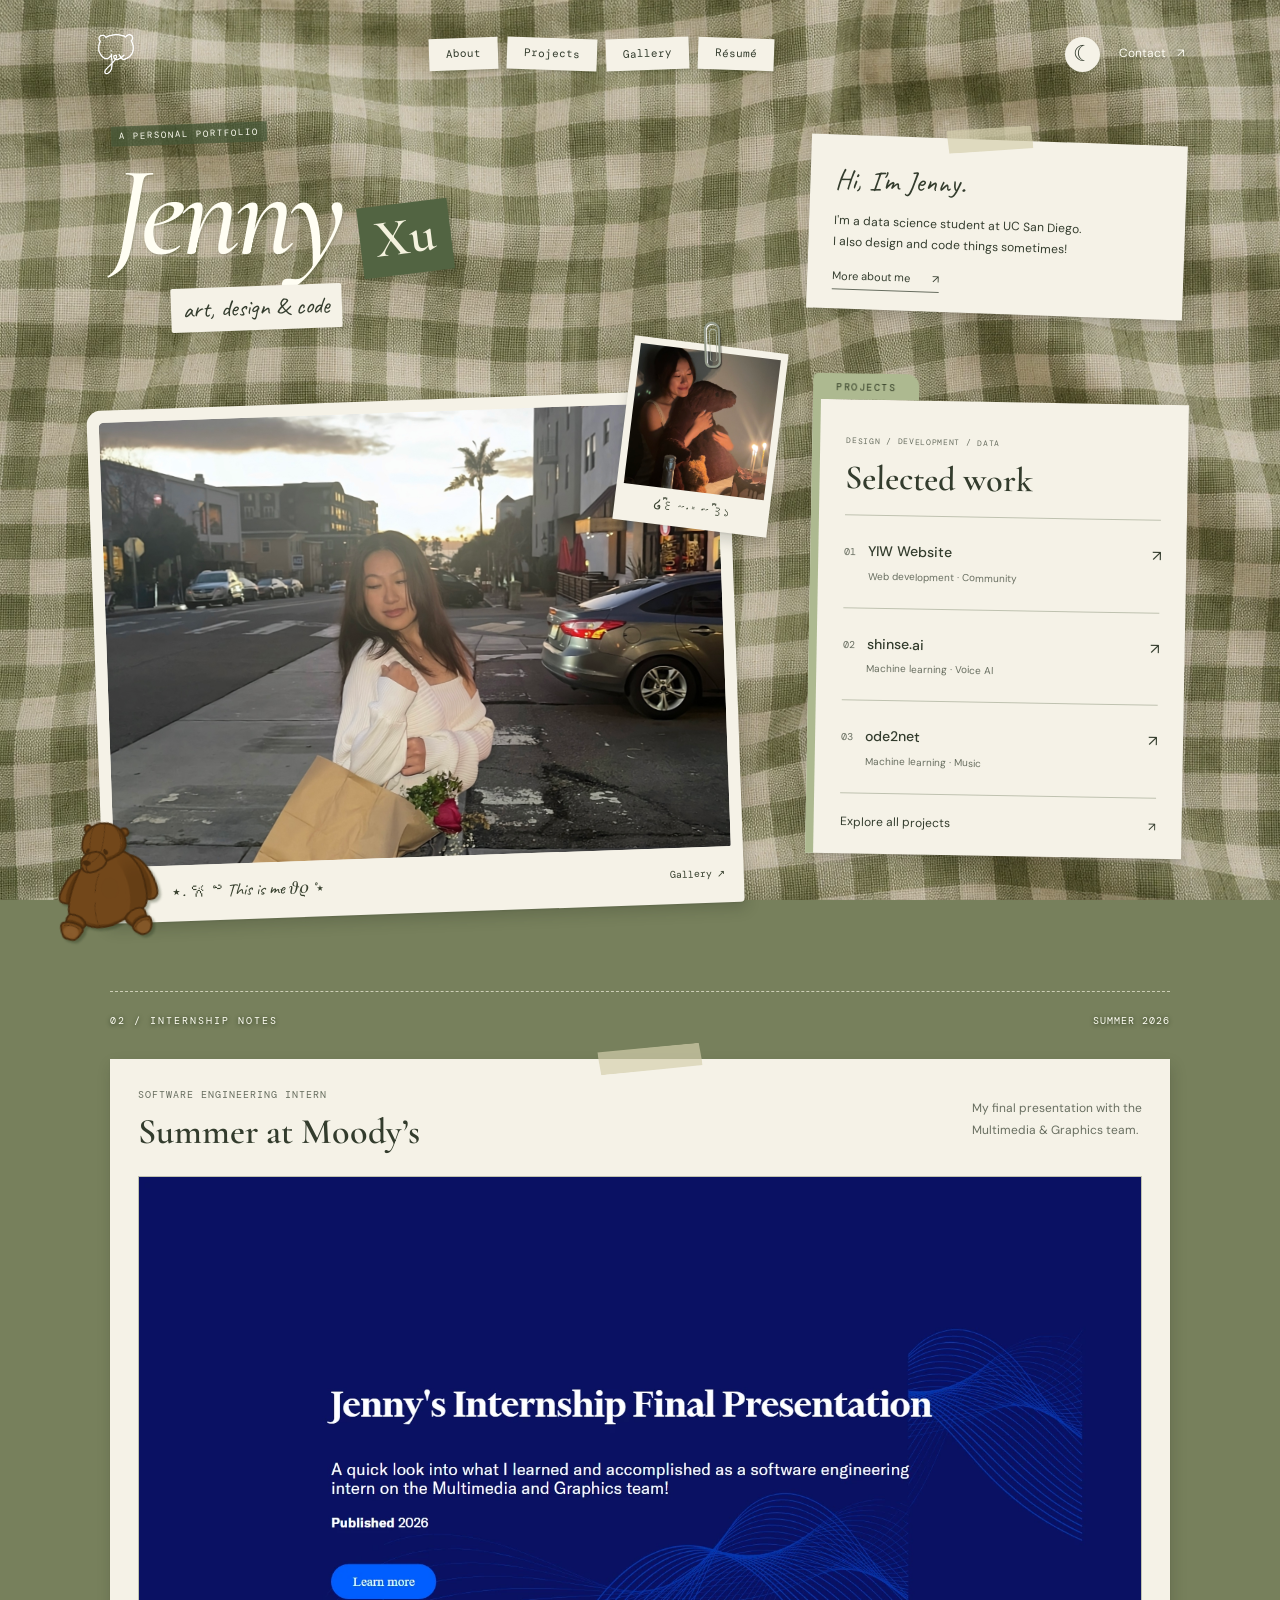
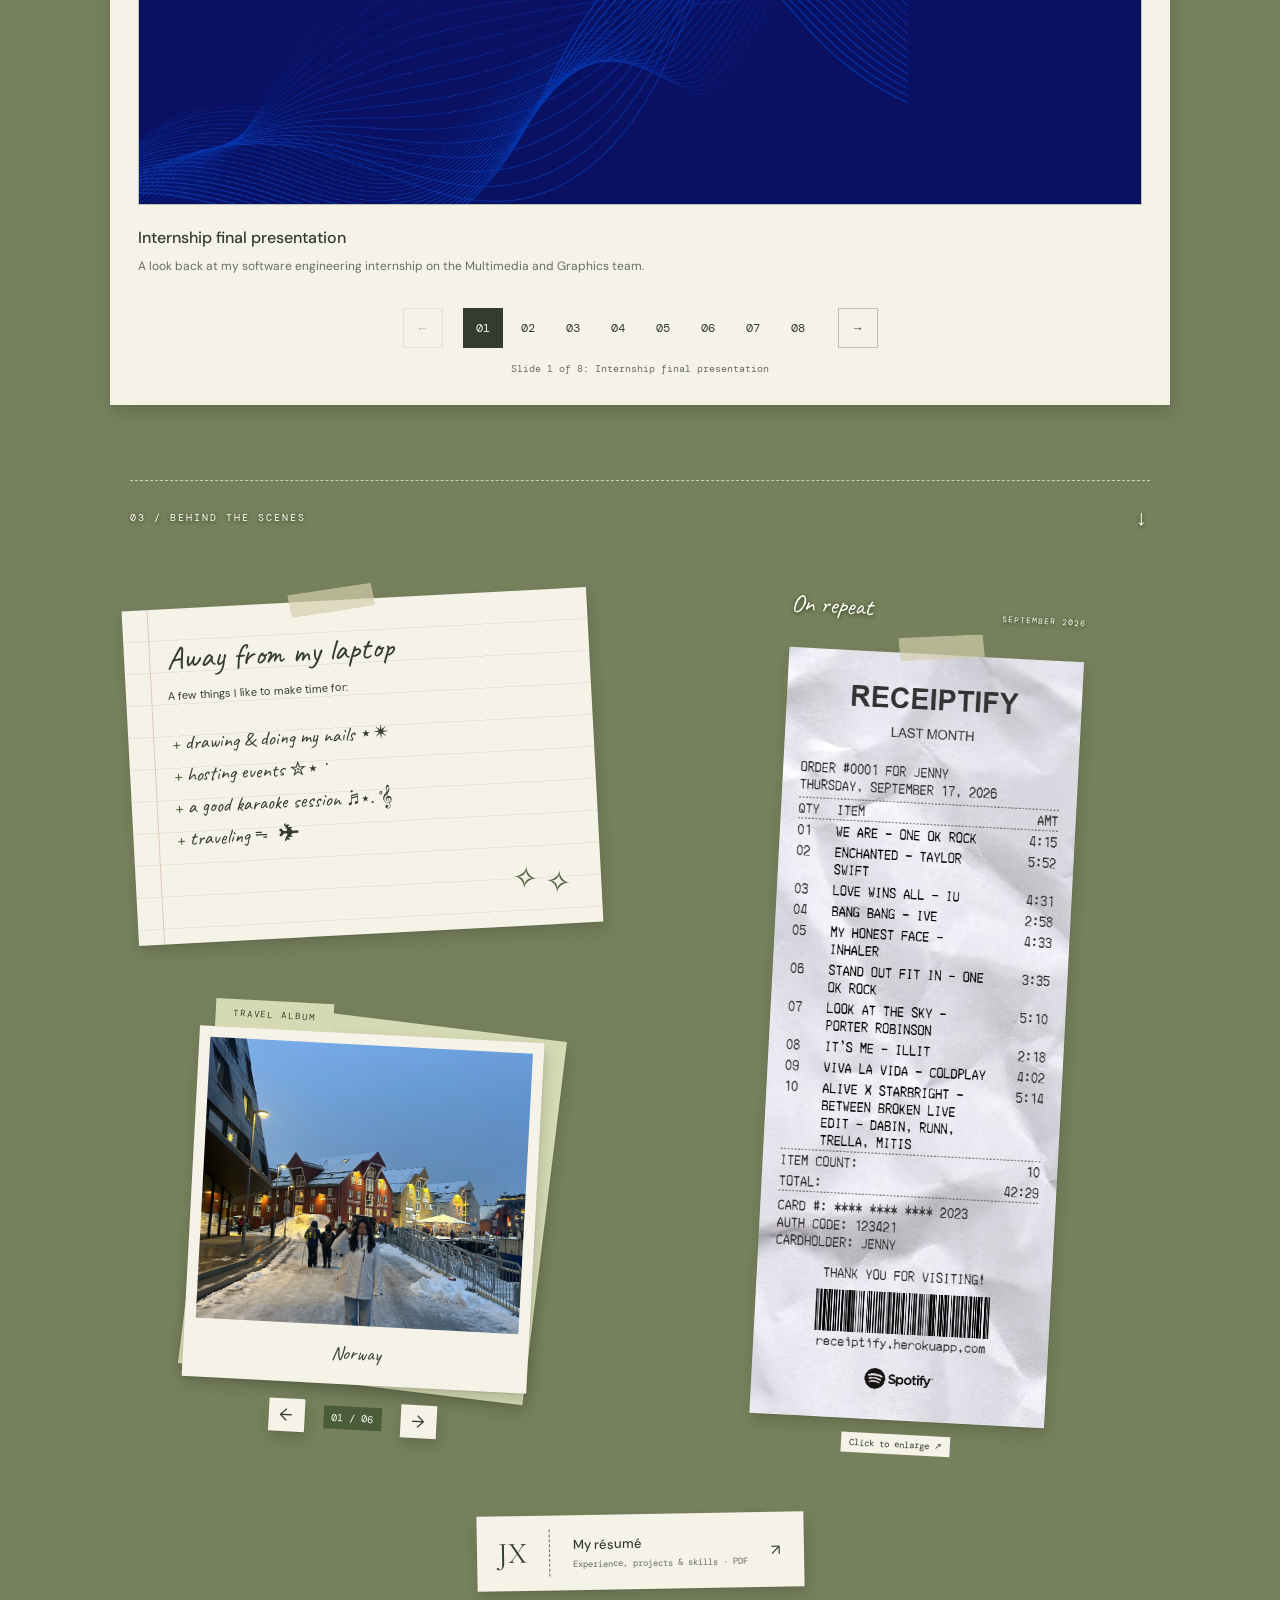
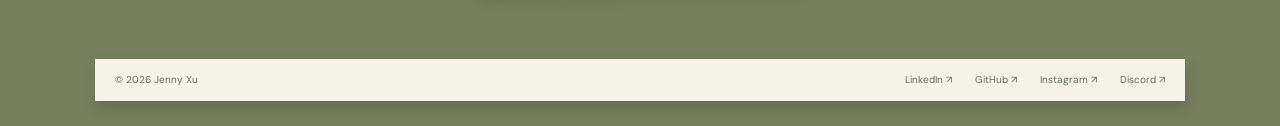
<file: index.html>
<!DOCTYPE html>
<html lang="en">
<head>
  <meta charset="UTF-8" />
  <meta name="viewport" content="width=device-width, initial-scale=1.0" />
  <meta name="description" content="Jenny Xu's digital scrapbook: a collection of design, development, data science, and everyday moments." />
  <meta name="theme-color" content="#737b51" />
  <title>Jenny Xu &mdash; A digital scrapbook</title>

  <!-- Typography -->
  <link rel="preconnect" href="https://fonts.googleapis.com" />
  <link rel="preconnect" href="https://fonts.gstatic.com" crossorigin />
  <link href="https://fonts.googleapis.com/css2?family=DM+Sans:wght@400;500;600;700&family=Cormorant+Garamond:ital,wght@0,600;1,500&family=DM+Mono:wght@400;500&family=Caveat:wght@400;500&display=swap" rel="stylesheet" />

  <!-- Styles & Scripts -->
  <link rel="stylesheet" href="styles.css?v=7e1c5e5608" />
  <script src="moodys-intern-slides/slides.js" defer></script>
  <script src="script.js" defer></script>
</head>
<body>
  <a class="skip-link" href="#main">Skip to content</a>

  <!-- Header / Navigation -->
  <header class="site-header">
    <a class="wordmark" href="./" aria-label="Jenny Xu home"><img src="imgs/logo.png" alt="" width="42" height="42" /></a>
    <nav aria-label="Main navigation">
      <button data-window-id="about">About</button>
      <button data-window-id="projects">Projects</button>
      <button data-window-id="gallery">Gallery</button>
      <button data-window-id="resume">R&eacute;sum&eacute;</button>
    </nav>
    <div class="header-actions">
      <button id="theme-toggle" class="theme-toggle" aria-label="Switch to dark mode" aria-pressed="false">
        <span aria-hidden="true">&#9790;</span>
      </button>
      <a class="contact-link" href="mailto:jennyxu2012@gmail.com">
        Contact <span aria-hidden="true">&#8599;</span>
      </a>
    </div>
  </header>

  <main id="main" class="scrapbook-page">
    <!-- Chapter 1: Scrapbook Overview -->
    <section class="scrapbook" aria-label="Jenny's scrapbook portfolio">
      <div class="page-title">
        <span class="folio">A PERSONAL PORTFOLIO</span>
        <h1>
          <span class="name-script">Jenny</span>
          <span class="name-cutout">Xu</span>
        </h1>
        <p class="title-caption">art, design &amp; code</p>
      </div>

      <article class="intro-note">
        <span class="tape" aria-hidden="true"></span>
        <h2>Hi, I'm Jenny.</h2>
        <p>I'm a data science student at UC San Diego.<br />I also design and code things sometimes!</p>
        <button class="primary-button" data-window-id="about">
          More about me <span aria-hidden="true">&#8599;</span>
        </button>
      </article>

      <div class="photo-composition">
        <button class="garden-print" data-window-id="gallery" aria-label="Open my photo gallery">
          <img src="imgs/gallery/galentines.jpg" alt="Jenny holding flowers on Galentine?s Day" fetchpriority="high" />
          <span class="print-caption">
            <span class="handwritten">⋆. 𐙚˚࿔ This is me 𝜗𝜚˚⋆</span>
            <span>Gallery &#8599;</span>
          </span>
        </button>
        <figure class="portrait-print">
          <span class="paperclip" aria-hidden="true"></span>
          <img src="imgs/gallery/21-birthday.jpeg" alt="Jenny celebrating her 21st birthday" />
          <figcaption class="handwritten">໒꒰ྀི ˶• ༝ •˶ ꒱ྀི১</figcaption>
        </figure>
        <button class="skoggy-cutout" id="skoggy-button" aria-label="Say hi to Skoggy">
          <img src="imgs/skoggy.png" alt="Skoggy, my teddy bear drawing" />
        </button>
        <span class="photo-tab" aria-hidden="true">PHOTOS</span>
      </div>

      <article class="project-index" aria-labelledby="selected-work-title">
        <span class="folder-tab">PROJECTS</span>
        <div class="index-heading">
          <span class="eyebrow">DESIGN / DEVELOPMENT / DATA</span>
          <h2 id="selected-work-title">Selected work</h2>
        </div>
        <div class="work-list">
          <button data-window-id="projects" data-project="YIW Website">
            <span class="project-number">01</span>
            <span>
              <strong>YIW Website</strong>
              <small>Web development &middot; Community</small>
            </span>
            <span class="row-arrow" aria-hidden="true">&#8599;</span>
          </button>
          <button data-window-id="projects" data-project="Shinse.AI">
            <span class="project-number">02</span>
            <span>
              <strong>shinse.ai</strong>
              <small>Machine learning &middot; Voice AI</small>
            </span>
            <span class="row-arrow" aria-hidden="true">&#8599;</span>
          </button>
          <button data-window-id="projects" data-project="ode2net">
            <span class="project-number">03</span>
            <span>
              <strong>ode2net</strong>
              <small>Machine learning &middot; Music</small>
            </span>
            <span class="row-arrow" aria-hidden="true">&#8599;</span>
          </button>
        </div>
        <button class="index-link" data-window-id="projects">
          <span>Explore all projects</span>
          <span aria-hidden="true">&#8599;</span>
        </button>
      </article>
    </section>

    <!-- Chapter 2: Moody's Internship Slides -->
    <section class="internship-feature" id="internship" aria-labelledby="internship-title" aria-roledescription="carousel">
      <div class="chapter-label">
        <span>02 / INTERNSHIP NOTES</span>
        <span>SUMMER 2026</span>
      </div>
      <div class="presentation-sheet">
        <span class="tape" aria-hidden="true"></span>
        <div class="presentation-heading">
          <div>
            <p class="eyebrow">SOFTWARE ENGINEERING INTERN</p>
            <h2 id="internship-title">Summer at Moody&rsquo;s</h2>
          </div>
          <p>My final presentation with the<br />Multimedia &amp; Graphics team.</p>
        </div>
        <div class="slide-preview" id="slide-preview" tabindex="0" role="group" aria-label="Presentation slides. Use arrow keys to navigate.">
          <img id="slide-image" src="imgs/moodys/slide-01.webp" width="1440" height="900" alt="Internship final presentation" />
          <a id="flipbook-link" class="flipbook-link" href="https://www.moodys.com/web/en/us/insights/data-stories/corporate-defaults-edged-down-in-first-half-of-2026-from-year-earlier-period.html" target="_blank" rel="noopener noreferrer" hidden>View the flipbook &#8599;</a>
        </div>
        <div class="slide-caption">
          <h3 id="slide-title">Internship final presentation</h3>
          <p id="slide-summary">A look back at my software engineering internship on the Multimedia and Graphics team.</p>
        </div>
        <div class="slide-controls">
          <button data-slide-step="-1" aria-label="Previous slide" disabled>&#8592;</button>
          <div class="slide-pagination" id="slide-pagination" role="group" aria-label="Choose a slide"></div>
          <button data-slide-step="1" aria-label="Next slide">&#8594;</button>
        </div>
        <p class="slide-position" id="slide-position" role="status" aria-live="polite" aria-atomic="true">Slide 1 of 8</p>
      </div>
    </section>

    <!-- Chapter 3: Off The Clock -->
    <section class="off-clock" aria-labelledby="off-clock-title">
      <div class="chapter-label">
        <span>03 / BEHIND THE SCENES</span>
        <span aria-hidden="true">&#8595;</span>
      </div>
      <figure class="music-receipt">
        <span class="tape" aria-hidden="true"></span>
        <figcaption>
          <span class="handwritten">On repeat</span>
          <span>SEPTEMBER 2026</span>
        </figcaption>
        <button class="receipt-photo" data-photo-src="imgs/receiptify-sep-2026.png" aria-label="Enlarge my September 2026 Receiptify">
          <img src="imgs/receiptify-sep-2026.png" alt="Jenny's September 2026 Receiptify: ten most-played tracks, including We Are by ONE OK ROCK, Enchanted by Taylor Swift, and Love Wins All by IU." loading="lazy" />
        </button>
        <button type="button" class="receipt-hint" data-photo-src="imgs/receiptify-sep-2026.png" aria-label="Enlarge my September 2026 Receiptify">Click to enlarge &#8599;</button>
      </figure>

      <article class="interests-note">
        <span class="tape" aria-hidden="true"></span>
        <h2 id="off-clock-title">Away from my laptop</h2>
        <p>A few things I like to make time for:</p>
        <ul class="handwritten">
          <li>drawing &amp; doing my nails ⋆✴︎</li>
          <li>hosting events ✮⋆˙</li>
          <li>a good karaoke session ݁♬⋆.˚𝄞</li>
          <li>traveling ᯓ ✈︎</li>
        </ul>
        <div class="note-signoff">
          <span class="pencil-stars" aria-hidden="true">&#10023; &#10023;</span>
        </div>
      </article>

      <div class="pocket-album">
        <span class="album-tab">TRAVEL ALBUM</span>
        <button class="album-photo" id="album-photo" aria-label="Enlarge photo: Norway">
          <img id="album-image" src="imgs/gallery/norway.jpg" alt="A snowy street in Norway" loading="lazy" />
          <span id="album-caption" class="handwritten">Norway</span>
        </button>
        <div class="album-controls">
          <button id="album-prev" aria-label="Previous album photo">&#8592;</button>
          <span id="album-position" aria-live="polite">01 / 06</span>
          <button id="album-next" aria-label="Next album photo">&#8594;</button>
        </div>
      </div>

      <a class="resume-ticket" href="docs/jenny-xu-resume.pdf?v=863902aaf3" target="_blank" rel="noopener noreferrer">
        <span class="ticket-mark" aria-hidden="true">JX</span>
        <span>
          <strong>My r&eacute;sum&eacute;</strong>
          <small>Experience, projects &amp; skills &middot; PDF</small>
        </span>
        <span aria-hidden="true">&#8599;</span>
      </a>
    </section>
  </main>

  <!-- Modal Dialog Templates -->
  <div id="window-templates" style="display: none;">
    <!-- About Window -->
    <div id="about-content">
      <article class="about-page">
        <div class="about-spread">
          <div class="about-story">
            <p class="eyebrow">NEW JERSEY / SAN DIEGO</p>
            <h2>Hi, I'm Jenny.</h2>
            <p>I'm studying data science at UC San Diego, with a minor in economics. Despite going to school in California, I grew up in Warren, New Jersey.</p>
            <p>I doodle, design, and build things for fun. My projects bring together visual design, code, and data from small web apps to machine learning and interactive charts.</p>
            <dl class="about-details">
              <div><dt>Studying</dt><dd>Data science + economics</dd></div>
            </dl>
          </div>
        </div>
        <section class="about-practice" aria-label="What I work on">
          <p class="eyebrow">WHAT I WORK ON</p>
          <div class="about-practice-row"><span aria-hidden="true">01</span><h3>Design</h3><p>Layouts, interfaces, and the small visual details that make a page feel personal.</p></div>
          <div class="about-practice-row"><span aria-hidden="true">02</span><h3>Development</h3><p>Turning ideas into websites and apps, and figuring out how the pieces fit together.</p></div>
          <div class="about-practice-row"><span aria-hidden="true">03</span><h3>Data</h3><p>Exploring patterns with machine learning and making information easier to read through visualization.</p></div>
        </section>
        <aside class="about-margin-note">
          <h3 class="handwritten">Fun fact</h3>
          <p>I enjoy hosting fun events for my online gaming community! I love creating experiences that my friends all enjoy and managing a small team to produce these events happen :)</p>
        </aside>
      </article>
    </div>

    <!-- Gallery Window -->
    <div id="gallery-content">
      <h2>Gallery</h2>
      <div class="gallery-grid"></div>
    </div>

    <!-- Projects Window -->
    <div id="projects-content">
      <div class="projects-list">
        <h2>Projects</h2>

        <div class="project-entry fade-in-element">
          <div class="project-visual" aria-hidden="true"></div>
          <div class="project-details">
            <div class="entry-header">
              <h4>YIW Website (WIP)</h4>
              <span>September 2026 - Present</span>
            </div>
            <p>A fun website created for my Discord server to showcase our events and document our community's memories.</p>
            <div class="project-links">
              <a href="https://yiw-website-production.up.railway.app/" target="_blank" rel="noopener noreferrer">View Project</a>
              <a href="https://github.com/jex004/yiw-website" target="_blank" rel="noopener noreferrer">View on GitHub</a>
            </div>
            <div class="project-badges">
              <span class="badge">Python</span>
              <span class="badge">JavaScript</span>
              <span class="badge">HTML</span>
              <span class="badge">CSS</span>
              <span class="badge">Svelte</span>
              <span class="badge">Docker</span>
              <span class="badge">PostgreSQL</span>
              <span class="badge">FastAPI</span>
            </div>
          </div>
        </div>
        <hr class="project-separator" />

        <div class="project-entry fade-in-element">
          <div class="project-visual" aria-hidden="true"></div>
          <div class="project-details">
            <div class="entry-header">
              <h4>Game Library (WIP)</h4>
              <span>July 2025 - Present</span>
            </div>
            <p>An online gameroom hosting website that supports a small library of games.</p>
            <div class="project-links">
              <a href="https://game-library-orcin-six.vercel.app/" target="_blank" rel="noopener noreferrer">View Project</a>
              <a href="https://github.com/jex004/game-library" target="_blank" rel="noopener noreferrer">View on GitHub</a>
            </div>
            <div class="project-badges">
              <span class="badge">JavaScript</span>
              <span class="badge">CSS</span>
              <span class="badge">Next.js</span>
              <span class="badge">Firebase</span>
              <span class="badge">Vercel</span>
            </div>
          </div>
        </div>
        <hr class="project-separator" />

        <div class="project-entry fade-in-element">
          <div class="project-visual" aria-hidden="true"></div>
          <div class="project-details">
            <div class="entry-header">
              <h4>My Portfolio (WIP)</h4>
              <span>June 2025 - Present</span>
            </div>
            <p>My own personal portfolio website!</p>
            <div class="project-links">
              <a href="https://github.com/jex004/my-portfolio" target="_blank" rel="noopener noreferrer">View on GitHub</a>
            </div>
            <div class="project-badges">
              <span class="badge">HTML</span>
              <span class="badge">CSS</span>
              <span class="badge">JavaScript</span>
            </div>
          </div>
        </div>
        <hr class="project-separator" />

        <div class="project-entry fade-in-element">
          <div class="project-visual" aria-hidden="true"></div>
          <div class="project-details">
            <div class="entry-header">
              <h4>Smart Ticket Classifier</h4>
              <span>June 2025</span>
            </div>
            <p>A simple app that classifies IT tickets into different categories to help support team members identify how to help customers faster. A basic starter demo for my RTS internship.</p>
            <div class="project-links">
              <a href="https://github.com/jex004/ticket-classifier" target="_blank" rel="noopener noreferrer">View on Github</a>
            </div>
            <div class="project-badges">
              <span class="badge">Python</span>
              <span class="badge">NLP</span>
              <span class="badge">spaCy</span>
              <span class="badge">NLTK</span>
              <span class="badge">Streamlit</span>
            </div>
          </div>
        </div>
        <hr class="project-separator" />

        <div class="project-entry fade-in-element">
          <div class="project-visual" aria-hidden="true"></div>
          <div class="project-details">
            <div class="entry-header">
              <h4>Shinse.AI</h4>
              <span>June 2025</span>
            </div>
            <p>A team project exploring synthetic audio for training voice cloning models, addressing data scarcity and privacy concerns in speech AI.</p>
            <div class="project-links">
              <a href="https://shinseai.pages.dev/" target="_blank" rel="noopener noreferrer">View Project</a>
              <a href="https://github.com/COGS108/Group156-SP25" target="_blank" rel="noopener noreferrer">View on Github</a>
            </div>
            <div class="project-badges">
              <span class="badge">Python</span>
              <span class="badge">Machine Learning</span>
              <span class="badge">RVC</span>
              <span class="badge">Google Colab</span>
            </div>
          </div>
        </div>
        <hr class="project-separator" />

        <div class="project-entry fade-in-element">
          <div class="project-visual" aria-hidden="true"></div>
          <div class="project-details">
            <div class="entry-header">
              <h4>ode2net</h4>
              <span>May 2025</span>
            </div>
            <p>Co-developed a deep learning pipeline to generate expressive, emotion-conditioned MIDI music from full-text novel chapters.</p>
            <div class="project-links">
              <a href="https://github.com/DevKlim/ode2net" target="_blank" rel="noopener noreferrer">View on GitHub</a>
            </div>
            <div class="project-badges">
              <span class="badge">Python</span>
              <span class="badge">Deep Learning</span>
              <span class="badge">NLP</span>
              <span class="badge">MIDI</span>
            </div>
          </div>
        </div>
        <hr class="project-separator" />

        <div class="project-entry fade-in-element">
          <div class="project-visual" aria-hidden="true"></div>
          <div class="project-details">
            <div class="entry-header">
              <h4>beefai</h4>
              <span>May 2025</span>
            </div>
            <p>Helped develop a system where an AI can generate and perform rap verses in real-time for an AI Rap Battle Website.</p>
            <div class="project-links">
              <a href="https://github.com/DevKlim/beefai" target="_blank" rel="noopener noreferrer">View on GitHub</a>
            </div>
            <div class="project-badges">
              <span class="badge">Python</span>
              <span class="badge">PyTorch</span>
              <span class="badge">Deep Learning</span>
              <span class="badge">NLP</span>
            </div>
          </div>
        </div>
        <hr class="project-separator" />

        <div class="project-entry fade-in-element">
          <div class="project-visual" aria-hidden="true"></div>
          <div class="project-details">
            <div class="entry-header">
              <h4>Treadmill Fitness Visualization</h4>
              <span>March 2025</span>
            </div>
            <p>An interactive simulation platform modeling endurance performance across different age and gender groups. Created with a co-developer.</p>
            <div class="project-links">
              <a href="https://seashello.github.io/dsc106-final-project" target="_blank" rel="noopener noreferrer">View Project</a>
              <a href="https://github.com/seashello/dsc106-final-project" target="_blank" rel="noopener noreferrer">View on GitHub</a>
            </div>
            <div class="project-badges">
              <span class="badge">JavaScript</span>
              <span class="badge">HTML</span>
              <span class="badge">CSS</span>
              <span class="badge">Asesprite</span>
            </div>
          </div>
        </div>
        <hr class="project-separator" />

        <div class="project-entry fade-in-element">
          <div class="project-visual" aria-hidden="true"></div>
          <div class="project-details">
            <div class="entry-header">
              <h4>Bikewatching</h4>
              <span>February 2025</span>
            </div>
            <p>An interactive site displaying a map of the bikeshare system in the Boston/Cambridge area.</p>
            <div class="project-links">
              <a href="https://jex004.github.io/bikewatching/" target="_blank" rel="noopener noreferrer">View Project</a>
              <a href="https://github.com/jex004/bikewatching" target="_blank" rel="noopener noreferrer">View on GitHub</a>
            </div>
            <div class="project-badges">
              <span class="badge">JavaScript</span>
              <span class="badge">HTML</span>
              <span class="badge">CSS</span>
            </div>
          </div>
        </div>
        <hr class="project-separator" />

        <div class="project-entry fade-in-element">
          <div class="project-visual" aria-hidden="true"></div>
          <div class="project-details">
            <div class="entry-header">
              <h4>Exam Stress Visualization</h4>
              <span>February 2025</span>
            </div>
            <p>Collaborated in a team of four to design an interactive data visualization that enables the comparison of students' stress levels across different exams.</p>
            <div class="project-links">
              <a href="https://clairelee-ucsd.github.io/dsc106-project3/" target="_blank" rel="noopener noreferrer">View Project</a>
              <a href="https://github.com/clairelee-ucsd/dsc106-project3" target="_blank" rel="noopener noreferrer">View on GitHub</a>
            </div>
            <div class="project-badges">
              <span class="badge">Python</span>
              <span class="badge">HTML</span>
              <span class="badge">CSS</span>
              <span class="badge">JavaScript</span>
            </div>
          </div>
        </div>
        <hr class="project-separator" />

        <div class="project-entry fade-in-element">
          <div class="project-visual" aria-hidden="true"></div>
          <div class="project-details">
            <div class="entry-header">
              <h4>Recipe Complexity Report</h4>
              <span>November 2024</span>
            </div>
            <p>An analysis of the impact of recipe complexity on popularity, using data from food.com. I explored the dataset, handled missing data, and used feature engineering.</p>
            <div class="project-links">
              <a href="https://jex004.github.io/Recipe-Complexity-Report/" target="_blank" rel="noopener noreferrer">View Project</a>
              <a href="https://github.com/jex004/Recipe-Complexity-Report" target="_blank" rel="noopener noreferrer">View on Github</a>
            </div>
            <div class="project-badges">
              <span class="badge">Python</span>
            </div>
          </div>
        </div>
        <hr class="project-separator" />

        <div class="project-entry fade-in-element">
          <div class="project-visual" aria-hidden="true"></div>
          <div class="project-details">
            <div class="entry-header">
              <h4>Simple Movie Search Engine</h4>
              <span>May 2024</span>
            </div>
            <p>Created a simple movie search engine using a BST for the DSC30 class at UCSD.</p>
            <div class="project-links">
              <a href="https://github.com/jex004/simple-movie-search-engine" target="_blank" rel="noopener noreferrer">View on GitHub</a>
            </div>
            <div class="project-badges">
              <span class="badge">Python</span>
              <span class="badge">Data Structures</span>
            </div>
          </div>
        </div>
        <hr class="project-separator" />

        <div class="project-entry fade-in-element">
          <div class="project-visual" aria-hidden="true"></div>
          <div class="project-details">
            <div class="entry-header">
              <h4>Loan Applications Project</h4>
              <span>March 2024</span>
            </div>
            <p>Analyzed a dataset of loan applicant data to assess eligibility based on factors such as debt-to-income ratio, FICO scores, and home ownership.</p>
            <div class="project-badges">
              <span class="badge">Python</span>
            </div>
          </div>
        </div>
      </div>
    </div>

    <!-- Resume Window -->
    <div id="resume-content">
      <div class="resume">
        <div class="resume-actions">
          <a href="docs/jenny-xu-resume.pdf?v=863902aaf3" target="_blank" rel="noopener noreferrer">Open PDF &#8599;</a>
          <a href="docs/jenny-xu-resume.pdf?v=863902aaf3" download="Jenny Xu Resume.pdf">Download r&eacute;sum&eacute; &#8595;</a>
        </div>
        <header class="resume-header">
          <h2>Jenny Xu</h2>
          <p>
            jxuhn2004@gmail.com • (908) 405-1912 •
            <a href="https://www.linkedin.com/in/jenny-xu-7b281b272/" target="_blank" rel="noopener noreferrer">LinkedIn</a> •
            <a href="https://github.com/jex004" target="_blank" rel="noopener noreferrer">Github</a> •
            <a href="./">Portfolio</a>
          </p>
        </header>

        <section>
          <h3>Education</h3>
          <div class="entry">
            <div class="entry-header">
              <h4>University of California San Diego | La Jolla, CA</h4>
              <span>March 2027</span>
            </div>
            <p><strong>B.S. in Data Science; Minor in Economics</strong> | GPA: 3.8/4.0</p>
            <p><em>Relevant Courses:</em> Computer Organization, Data Structures, Foundations of Programming, Algorithms & Analysis, Data Management, Data Visualization, ML: Learning Algorithms, Recommender Systems & Web Mining, Econometrics</p>
          </div>
        </section>

        <section>
          <h3>Work Experience</h3>
          <div class="entry">
            <div class="entry-header">
              <h4>Software Engineer Intern | Moody&rsquo;s Ratings | New York, NY</h4>
              <span>June 2026 - August 2026</span>
            </div>
            <ul>
              <li>Developed modular, reusable Layer Cake and D3.js components within SvelteKit ecosystem, integrating them into the official, public facing Flipbook production template used for monthly and quarterly financial publications.</li>
              <li>Drove full stack application stability by engineering robust UI components, expanding test coverage, and resolving production bugs while managing the deployment of optimized static assets to secure on premise servers.</li>
            </ul>
          </div>
          <div class="entry">
            <div class="entry-header">
              <h4>LLM Engineer Intern | Center for Applied Internet Data Analysis | La Jolla, CA</h4>
              <span>August 2025 - April 2026</span>
            </div>
            <ul>
              <li>Developed and optimized an ML tool for extracting resources from research papers, improving extraction efficiency.</li>
              <li>Leveraged prompt engineering and the OpenAI API to build a robust data extraction pipeline using LLMs.</li>
              <li>Systematically tested multiple versions of the data extraction process to identify the optimal-performing model.</li>
            </ul>
          </div>
          <div class="entry">
            <div class="entry-header">
              <h4>Junior Engineer Intern | Resolve Tech Solutions (SAP Partner) | Addison, TX</h4>
              <span>June 2025 - August 2025</span>
            </div>
            <ul>
              <li>Engineered an end-to-end machine learning pipeline using NLP/NER for automated support ticket classification, prototyping its deployment via ServiceNow and incorporating industry feedback to validate solution effectiveness.</li>
              <li>Contributed to the full stack development of a new software application designed to streamline and expedite the employee onboarding process, involving work on web design, front end implementation, and back end engineering.</li>
            </ul>
          </div>
        </section>

        <section>
          <h3>Projects</h3>
          <div class="entry">
            <div class="entry-header">
              <h4>YIW Community Website | <a href="https://yiw-website.up.railway.app" target="_blank" rel="noopener noreferrer">https://yiw-website.up.railway.app</a></h4>
              <span>September 2025 - Present</span>
            </div>
            <ul>
              <li>Built and deployed a full stack Discord community hub using SvelteKit, FastAPI, PostgreSQL, Docker, and Railway, giving both members and the public one, organized place to explore community milestones and special events.</li>
              <li>Created a responsive member directory with editable profiles, an interactive event timeline, and a country level map, helping the existing YIW community and potential members learn about one another and explore the server?s history.</li>
            </ul>
          </div>
          <div class="entry">
            <div class="entry-header">
              <h4>Smart Ticket Classifier | <a href="https://smart-ticket-classifier.streamlit.app/" target="_blank" rel="noopener noreferrer">https://smart-ticket-classifier.streamlit.app/</a></h4>
              <span>June 2025</span>
            </div>
            <ul>
              <li>Developed an AI-powered IT Ticket Assistant using Python, training a Sentence-Transformer deep learning model for topic classification and a custom spaCy model for Named Entity Recognition (NER) to extract key details.</li>
              <li>Designed and deployed an interactive Streamlit application that intelligently handles unknown ticket types by performing a semantic search against a historical database, enabling data-driven discovery of new service categories.</li>
            </ul>
          </div>
          <div class="entry">
            <div class="entry-header">
              <h4>ode2net | <a href="https://github.com/DevKlim/ode2net" target="_blank" rel="noopener noreferrer">https://github.com/DevKlim/ode2net</a></h4>
              <span>May 2025</span>
            </div>
            <ul>
              <li>Co-developed and implemented a novel deep learning pipeline to generate expressive, genre and emotion conditioned MIDI music from full-text novel chapters using a custom trained Transformer decoder.</li>
              <li>Integrated NLP and symbolic music modeling by mapping chapter-level emotional content to musical features, enabling dynamic text-to-music synthesis for adaptive audiobooks, narrative-driven soundtracks, etc.</li>
            </ul>
          </div>
          <div class="entry">
            <div class="entry-header">
              <h4>Recipe Complexity Report | <a href="https://jex004.github.io/Recipe-Complexity-Report/" target="_blank" rel="noopener noreferrer">https://jex004.github.io/Recipe-Complexity-Report/</a></h4>
              <span>November 2024</span>
            </div>
            <ul>
              <li>With a peer, defined and quantified recipe complexity, correlating various metrics to recipe popularity on Food.com.</li>
              <li>Executed a thorough exploratory data analysis, including feature engineering, missing-data diagnostics, and multivariable correlation studies, uncovering key relationships among recipe attributes and user interaction patterns.</li>
            </ul>
          </div>
        </section>

        <section>
          <h3>SKILLS, TOOLS & INTERESTS</h3>
          <div class="entry">
            <p><strong>Programming Languages:</strong> Python, Javascript, SQL, Java, R</p>
            <p><strong>Skills:</strong> HTML; CSS; Git; Scikit-Learn; PyTorch; OpenAI API; Google Cloud; AWS; React; SvelteKit; PostgreSQL; Docker</p>
          </div>
        </section>
      </div>
    </div>
  </div>

  <!-- Footer -->
  <footer class="site-footer">
    <p>&copy; <span id="copyright-year">2026</span> Jenny Xu</p>
    <div class="social-links">
      <a href="https://www.linkedin.com/in/jenny-xu-7b281b272/" target="_blank" rel="noopener noreferrer">LinkedIn &#8599;</a>
      <a href="https://github.com/jex004" target="_blank" rel="noopener noreferrer">GitHub &#8599;</a>
      <a href="https://www.instagram.com/jenny._.xu/" target="_blank" rel="noopener noreferrer">Instagram &#8599;</a>
      <button id="discord-link">Discord &#8599;</button>
    </div>
  </footer>

  <!-- Dialog Modals -->
  <dialog id="content-dialog" aria-labelledby="dialog-title">
    <div class="window-bar dialog-bar">
      <span id="dialog-title"></span>
      <button class="close-btn" aria-label="Close window" autofocus>&times;</button>
    </div>
    <div class="window-content"></div>
  </dialog>

  <dialog id="photo-dialog" aria-label="Photo viewer">
    <button class="close-btn" aria-label="Close photo" autofocus>&times;</button>
    <img alt="" />
    <p></p>
  </dialog>


  <div class="toast" role="status" id="toast"></div>
</body>
</html>
</file>
<file: styles.css>
/* ==========================================================================
   1. CSS Variables & Theme Settings
   ========================================================================== */

:root {
  color-scheme: light;
  --bg: #77805c;
  --paper: #f5f2e7;
  --ink: #333c2d;
  --muted: #686e60;
  --line: #bfc2b0;
  --accent: #536441;
  --lavender: #e4e7d9;
  --peach: #eee4d6;
  --note: #e6e6cf;
  --shadow: 2px 7px 14px #20271b30, 0 1px 2px #20271b18;
  --fabric-shade: #34412412;
  --note-font: 'Caveat', cursive;
}

[data-theme="dark"] {
  color-scheme: dark;
  --bg: #30372b;
  --paper: #343d2f;
  --ink: #efeee1;
  --muted: #c0c7b4;
  --line: #717c66;
  --accent: #d0ddbc;
  --lavender: #444f3c;
  --peach: #4c4638;
  --note: #474d34;
  --shadow: 2px 7px 14px #10150f60, 0 1px 2px #10150f30;
  --fabric-shade: #162210a6;
}

/* ==========================================================================
   2. Base & Reset
   ========================================================================== */

* {
  box-sizing: border-box;
}

body {
  margin: 0;
  background: var(--bg);
  color: var(--ink);
  font-family: 'DM Sans', sans-serif;
  font-size: 15px;
  line-height: 1.6;
  isolation: isolate;
}

body::before {
  content: '';
  position: fixed;
  inset: 0;
  z-index: -1;
  background-image: linear-gradient(var(--fabric-shade), var(--fabric-shade)), url('imgs/textures/olive-gingham.webp');
  background-size: cover;
  background-position: center;
  pointer-events: none;
}

button,
input {
  font: inherit;
}

button {
  color: inherit;
  cursor: pointer;
  border: 0;
}

a {
  color: inherit;
  text-underline-offset: 4px;
}

button,
a {
  -webkit-tap-highlight-color: transparent;
}

button:focus-visible,
a:focus-visible {
  outline: 3px solid var(--accent);
  outline-offset: 5px;
}

img {
  display: block;
  max-width: 100%;
}

h1,
h2,
h3,
h4,
p,
figure {
  margin: 0;
}

/* Common Text Utilities */
.eyebrow {
  font-family: 'DM Mono', monospace;
  font-size: 10px;
  letter-spacing: 1px;
  color: var(--muted);
}

.handwritten {
  font-family: var(--note-font);
  font-style: normal;
  font-weight: 400;
}

.skip-link {
  position: fixed;
  left: 16px;
  top: -80px;
  z-index: 10;
  background: var(--paper);
  padding: 12px;
}

.skip-link:focus {
  top: 10px;
}

/* ==========================================================================
   3. Site Header & Nav
   ========================================================================== */

.site-header {
  max-width: 1180px;
  min-height: 108px;
  margin: auto;
  padding: 20px 45px;
  display: flex;
  align-items: center;
  justify-content: space-between;
  gap: 20px;
}

.wordmark {
  display: block;
  flex: 0 0 42px;
  width: 42px;
  height: 42px;
  text-decoration: none;
}
.wordmark img {
  display: block;
  width: 100%;
  height: 100%;
  object-fit: contain;
}
.wordmark:hover { opacity: .85; }

.site-header nav {
  display: flex;
  gap: 9px;
}

.site-header nav button {
  font-family: 'DM Mono', monospace;
  font-size: 11px;
  padding: 7px 17px;
  background: var(--paper);
  box-shadow: 1px 2px 3px #23301a33;
  transform: rotate(-2deg);
}

.site-header nav button:nth-child(even) {
  transform: rotate(2deg);
}

.site-header nav button:hover {
  background: var(--lavender);
}

.header-actions {
  display: flex;
  align-items: center;
  gap: 19px;
}

.theme-toggle {
  background: var(--paper);
  border-radius: 50%;
  width: 35px;
  height: 35px;
  font-size: 22px;
  line-height: 1;
  box-shadow: 1px 2px 3px #23301a33;
}

.contact-link {
  color: #fffef3;
  font-size: 12px;
  text-shadow: 0 1px 5px #26331c88;
  text-decoration: none;
}

.contact-link span {
  margin-left: 8px;
}

/* ==========================================================================
   4. Main Scrapbook Layout & Intro Section
   ========================================================================== */

.scrapbook-page {
  max-width: 1180px;
  margin: 0 auto;
  padding: 0 45px 60px;
}

.scrapbook {
  display: grid;
  grid-template-columns: minmax(0, 1.75fr) minmax(0, 1fr);
  gap: 30px 55px;
  align-items: start;
}

.page-title {
  padding: 12px 0 20px 16px;
  color: #fffef3;
}

.folio {
  display: inline-block;
  font: 9px 'DM Mono', monospace;
  letter-spacing: 2px;
  padding: 4px 8px;
  background: #465838b8;
  transform: rotate(-2deg);
}

h1 {
  display: flex;
  align-items: baseline;
  gap: 18px;
  line-height: 0.9;
  margin: 11px 0 12px;
}

.name-script {
  font-family: 'Cormorant Garamond', Georgia, serif;
  font-style: italic;
  font-size: clamp(94px, 10vw, 145px);
  font-weight: 500;
  letter-spacing: -5px;
  text-shadow: 1px 2px 2px #22301626;
}

.name-cutout {
  display: inline-block;
  font: 600 53px / 0.9 'Cormorant Garamond', Georgia, serif;
  color: #f4f2de;
  background: #526442;
  padding: 10px 15px 13px;
  transform: rotate(-7deg);
  box-shadow: 2px 3px 3px #28351b28;
}

.title-caption {
  display: inline-block;
  margin-left: 60px;
  padding: 2px 12px 4px;
  background: var(--paper);
  color: var(--ink);
  font-family: var(--note-font);
  font-size: 24px;
  transform: rotate(-2deg);
  box-shadow: 1px 2px 3px #23301a22;
  border-radius: 2px;
}

.intro-note {
  position: relative;
  padding: 23px 25px 19px;
  margin-top: 32px;
  background: var(--paper);
  transform: rotate(2deg);
  box-shadow: var(--shadow);
}

.intro-note h2 {
  font-family: var(--note-font);
  font-size: 28px;
  font-weight: 400;
  margin-bottom: 8px;
}

.intro-note p {
  font-size: 12px;
  line-height: 1.8;
}

.primary-button {
  display: flex;
  align-items: center;
  gap: 22px;
  padding: 0 0 3px;
  margin-top: 14px;
  background: none;
  border-bottom: 1px solid var(--muted);
  font-size: 11px;
}

.primary-button:hover {
  color: var(--accent);
}

.tape {
  position: absolute;
  width: 86px;
  height: 24px;
  top: -12px;
  left: 36%;
  background: #d5cfadd9;
  opacity: 0.8;
  transform: rotate(-5deg);
  clip-path: polygon(0 4%, 98% 0, 100% 94%, 2% 100%);
}

/* ==========================================================================
   5. Photo Composition & Cutouts
   ========================================================================== */

.photo-composition {
  position: relative;
  padding: 12px 18px 0 0;
  margin-top: 8px;
}

.garden-print {
  position: relative;
  display: block;
  width: 100%;
  padding: 12px 12px 0;
  background: #f5f2e7;
  color: #37402e;
  transform: rotate(-2deg);
  box-shadow: var(--shadow);
  border-radius: 14px 5px 4px 8px;
  text-align: left;
}

.garden-print > img {
  width: 100%;
  height: 445px;
  object-fit: cover;
  object-position: center 61%;
  border-radius: 5px 2px 2px 2px;
}

.print-caption {
  display: flex;
  align-items: center;
  justify-content: space-between;
  gap: 16px;
  padding: 12px 6px 15px 56px;
}

.print-caption .handwritten {
  font-size: 18px;
}

.print-caption > span:last-child {
  font: 10px 'DM Mono', monospace;
}

.garden-print:hover .print-caption > span:last-child {
  text-decoration: underline;
  text-underline-offset: 4px;
}

.portrait-print {
  position: absolute;
  top: -44px;
  right: -24px;
  width: 155px;
  background: #f5f2e7;
  color: #37402e;
  padding: 7px 7px 9px;
  transform: rotate(7deg);
  box-shadow: var(--shadow);
}

.portrait-print img {
  width: 100%;
  aspect-ratio: 1;
  object-fit: cover;
  object-position: center 58%;
}

.portrait-print figcaption {
  padding-top: 7px;
  font-size: 13px;
  text-align: center;
}

.paperclip {
  position: absolute;
  width: 16px;
  height: 46px;
  border: 2px solid #959c8c;
  border-radius: 9px 9px 7px 7px;
  top: -23px;
  left: 45%;
  transform: rotate(-9deg);
  box-shadow: 1px 1px 1px #0008, inset 1px 1px 1px #fff;
}

.paperclip::after {
  content: '';
  position: absolute;
  left: 3px;
  top: 5px;
  width: 6px;
  height: 32px;
  border: 1px solid #acb3a2;
  border-radius: 4px;
  border-bottom: 0;
}

.skoggy-cutout {
  position: absolute;
  width: 105px;
  left: -35px;
  bottom: -30px;
  padding: 0;
  background: none;
  pointer-events: auto;
  transform-origin: 50% 85%;
  transform: rotate(-13deg);
  filter: drop-shadow(2px 3px 1px #22301855);
}

.skoggy-cutout:hover {
  transform: rotate(-8deg);
}

.skoggy-cutout.is-waving {
  animation: skoggy-wave 0.65s ease-in-out;
}

@keyframes skoggy-wave {
  0%, 100% {
    transform: rotate(-13deg);
  }
  25%, 65% {
    transform: rotate(-24deg);
  }
  45%, 85% {
    transform: rotate(-3deg);
  }
}

.photo-tab {
  position: absolute;
  left: -22px;
  top: 56px;
  font: 9px 'DM Mono', monospace;
  letter-spacing: 2px;
  padding: 7px 12px;
  background: #d9dfb0;
  color: #38442c;
  transform: rotate(-90deg);
  box-shadow: 1px 2px 3px #23301a22;
  z-index: -1;
}

/* ==========================================================================
   6. Project Index
   ========================================================================== */

.project-index {
  position: relative;
  margin: 22px 0 0;
  padding: 27px 26px 22px;
  background: var(--paper);
  transform: rotate(1deg);
  box-shadow: var(--shadow);
  border-left: 8px solid #adb990;
}

.folder-tab {
  position: absolute;
  top: -26px;
  left: -8px;
  padding: 7px 23px 5px;
  height: 26px;
  border-radius: 5px 12px 0 0;
  background: #adb990;
  color: #303b24;
  font: 10px 'DM Mono', monospace;
  letter-spacing: 1.5px;
}

.index-heading {
  border-bottom: 1px solid var(--line);
  padding-bottom: 18px;
}

.index-heading .eyebrow {
  font-size: 8px;
  letter-spacing: 0.7px;
}

.index-heading h2 {
  font: 600 34px / 1.1 'Cormorant Garamond', Georgia, serif;
  margin-top: 9px;
}

.work-list > button {
  display: flex;
  align-items: baseline;
  gap: 12px;
  width: 100%;
  text-align: left;
  padding: 23px 0;
  background: none;
  border-bottom: 1px solid var(--line);
}

.work-list > button:hover {
  background: var(--lavender);
}

.project-number {
  font: 10px 'DM Mono', monospace;
  color: var(--muted);
}

.work-list strong {
  display: block;
  font-size: 14px;
  font-weight: 500;
}

.work-list small {
  display: block;
  color: var(--muted);
  font-size: 10px;
  line-height: 1.7;
  margin-top: 5px;
}

.row-arrow {
  margin-left: auto;
  font-size: 15px;
}

.index-link {
  display: flex;
  justify-content: space-between;
  width: 100%;
  padding: 19px 0 0;
  background: none;
  font-size: 12px;
}

.index-link:hover {
  color: var(--accent);
}


/* ==========================================================================
   7. Internship Notes (Slides Presentation)
   ========================================================================== */

.internship-feature {
  padding: 70px 15px 0;
  margin-top: 8px;
}

.internship-feature .chapter-label {
  margin-bottom: 32px;
  gap: 15px;
}

.internship-feature .chapter-label > span:last-child {
  font-size: 10px;
  letter-spacing: 1px;
  white-space: nowrap;
}

.presentation-sheet {
  position: relative;
  padding: 28px;
  background: var(--paper);
  box-shadow: var(--shadow);
}

.presentation-sheet > .tape {
  left: 46%;
  top: -12px;
  width: 104px;
}

.presentation-heading {
  display: flex;
  justify-content: space-between;
  align-items: center;
  gap: 24px;
  padding: 0 0 24px;
}

.presentation-heading h2 {
  font: 600 36px / 1.15 'Cormorant Garamond', Georgia, serif;
  margin-top: 8px;
}

.presentation-heading > p {
  font-size: 12px;
  line-height: 1.8;
  color: var(--muted);
}

.slide-preview {
  display: block;
  position: relative;
  width: 100%;
  padding: 0;
  background: #101369;
  border: 1px solid var(--line);
  touch-action: pan-y pinch-zoom;
}

.slide-preview img {
  display: block;
  width: 100%;
  height: auto;
  aspect-ratio: 8 / 5;
  object-fit: contain;
}

.slide-caption {
  margin-top: 20px;
  min-height: 65px;
}

.slide-caption h3 {
  font-size: 16px;
  font-weight: 500;
}

.slide-caption p {
  font-size: 12px;
  color: var(--muted);
  margin-top: 6px;
  line-height: 1.7;
}

.slide-controls {
  display: flex;
  align-items: center;
  justify-content: center;
  gap: 20px;
  margin-top: 18px;
}

.slide-controls button {
  min-width: 40px;
  min-height: 40px;
  padding: 8px;
  color: var(--ink);
  background: transparent;
  border: 1px solid var(--line);
  font: 12px 'DM Mono', monospace;
}

.slide-controls button:hover:not(:disabled) {
  background: var(--lavender);
}

.slide-controls button:disabled {
  opacity: 0.35;
  cursor: default;
}

.slide-pagination {
  display: flex;
  flex-wrap: wrap;
  justify-content: center;
  gap: 5px;
}

.slide-pagination button {
  border: 0;
}

.slide-pagination button[aria-current] {
  background: var(--ink);
  color: var(--paper);
}

.slide-pagination button[aria-current]:hover {
  background: var(--ink);
}

.slide-position {
  text-align: center;
  font: 10px / 1.6 'DM Mono', monospace;
  color: var(--muted);
  margin-top: 13px;
}

/* ==========================================================================
   8. Chapter 3: Off The Clock
   ========================================================================== */

.off-clock {
  display: grid;
  grid-template-columns: minmax(0, 1fr) minmax(0, 1fr);
  grid-template-areas:
    "chapter chapter"
    "note music"
    "album music"
    "ticket ticket";
  gap: 32px 90px;
  padding: 75px 35px 10px;
  align-items: center;
}

.chapter-label {
  grid-area: chapter;
  display: flex;
  justify-content: space-between;
  align-items: center;
  border-top: 1px dashed #faf8e5a6;
  padding-top: 22px;
  margin-bottom: 16px;
  color: #fffef3;
  text-shadow: 0 1px 4px #26331c;
  font: 10px 'DM Mono', monospace;
  letter-spacing: 2px;
}

.chapter-label > span:last-child {
  font-size: 22px;
}

/* Music Receipt */
.music-receipt {
  grid-area: music;
  align-self: start;
  justify-self: center;
  position: relative;
  width: min(100%, 295px);
  margin-top: 10px;
  transform: rotate(3deg);
}

.music-receipt .tape {
  top: 45px;
  left: 37%;
  z-index: 1;
}

.music-receipt figcaption {
  display: flex;
  justify-content: space-between;
  align-items: baseline;
  gap: 15px;
  margin-bottom: 24px;
  color: #fffef3;
  text-shadow: 0 1px 4px #26331c;
}

.music-receipt figcaption .handwritten {
  font-size: 25px;
}

.music-receipt figcaption > span:last-child {
  font: 8px 'DM Mono', monospace;
  letter-spacing: 1px;
}

.receipt-photo {
  display: block;
  width: 100%;
  padding: 0;
  background: none;
  box-shadow: var(--shadow);
}

.receipt-photo img {
  width: 100%;
  height: auto;
}

.receipt-hint {
  display: block;
  width: fit-content;
  margin: 14px auto 0;
  padding: 4px 8px;
  font: 9px 'DM Mono', monospace;
  background: var(--paper);
}

/* Interests Note */
.interests-note {
  grid-area: note;
  position: relative;
  padding: 32px 30px 20px 42px;
  background-color: var(--paper);
  background-image:
    linear-gradient(90deg, transparent 25px, #bf8b7e66 25px, #bf8b7e66 26px, transparent 26px),
    repeating-linear-gradient(transparent 0 31px, #8b9c8526 31px 32px);
  box-shadow: var(--shadow);
  transform: rotate(-3deg);
}

.interests-note h2 {
  font-family: var(--note-font);
  font-size: 32px;
  font-weight: 400;
  line-height: 1.1;
  margin: 0 0 12px;
}

.interests-note > p {
  font-size: 11px;
}

.interests-note ul {
  margin: 22px 0 19px;
  padding: 0;
  list-style: none;
  font-size: 20px;
  line-height: 1.6;
}

.interests-note li::before {
  content: '+ ';
  color: var(--accent);
}

.note-signoff {
  display: flex;
  justify-content: flex-end;
  align-items: center;
}

.note-signoff .handwritten {
  font-size: 18px;
}

.pencil-stars {
  color: var(--accent);
  font-size: 31px;
  transform: rotate(10deg);
}

/* Pocket Album */
.pocket-album {
  grid-area: album;
  position: relative;
  max-width: 345px;
  width: 100%;
  justify-self: center;
  transform: rotate(3deg);
}

.pocket-album::before {
  content: '';
  position: absolute;
  inset: 13px -10px 50px 8px;
  background: #d5d9b4;
  transform: rotate(4deg);
  box-shadow: var(--shadow);
  z-index: -1;
}

.album-tab {
  display: inline-block;
  background: #d5d9b4;
  color: #38442c;
  font: 9px 'DM Mono', monospace;
  letter-spacing: 2px;
  padding: 8px 17px;
  margin-left: 15px;
}

.album-photo {
  display: block;
  width: 100%;
  background: #f5f2e7;
  color: #37402e;
  padding: 11px 11px 16px;
  box-shadow: var(--shadow);
}

.album-photo img {
  width: 100%;
  aspect-ratio: 1.15;
  object-fit: cover;
}

.album-photo .handwritten {
  display: block;
  padding-top: 13px;
  font-size: 19px;
}

.album-controls {
  display: flex;
  align-items: center;
  justify-content: center;
  gap: 19px;
  margin-top: 17px;
}

.album-controls button {
  width: 36px;
  height: 33px;
  background: var(--paper);
  box-shadow: var(--shadow);
  font-size: 17px;
}

.album-controls span {
  font: 10px 'DM Mono', monospace;
  background: #465838e6;
  padding: 5px 8px;
  color: #fffef3;
}

.album-controls button:hover {
  background: var(--lavender);
}

/* Resume Ticket */
.resume-ticket {
  grid-area: ticket;
  justify-self: center;
  display: flex;
  gap: 23px;
  align-items: center;
  margin-top: 27px;
  padding: 14px 24px 14px 0;
  background: var(--paper);
  box-shadow: var(--shadow);
  text-decoration: none;
  transform: rotate(-1deg);
}

.ticket-mark {
  font: 30px 'Cormorant Garamond', Georgia, serif;
  padding: 5px 21px;
  border-right: 1px dashed var(--muted);
}

.resume-ticket strong {
  display: block;
  font-size: 13px;
  font-weight: 500;
}

.resume-ticket small {
  display: block;
  margin-top: 3px;
  font: 9px 'DM Mono', monospace;
  color: var(--muted);
}

.resume-ticket:hover {
  background: var(--lavender);
}

/* ==========================================================================
   9. Footer
   ========================================================================== */

.site-footer {
  max-width: 1090px;
  margin: 0 auto 25px;
  padding: 13px 20px;
  background: var(--paper);
  box-shadow: var(--shadow);
  display: flex;
  justify-content: space-between;
  gap: 20px;
  color: var(--muted);
  font-size: 10px;
}

.social-links {
  display: flex;
  align-items: center;
  flex-wrap: wrap;
  gap: 23px;
}

.social-links a {
  text-decoration: none;
}

.social-links button {
  background: none;
  font-size: 10px;
  padding: 0;
}

.social-links a:hover,
.social-links button:hover {
  text-decoration: underline;
}

/* ==========================================================================
   10. Dialogs & Modals
   ========================================================================== */

dialog {
  color: var(--ink);
  background: var(--paper);
  border: 1px solid var(--line);
  border-radius: 3px;
  padding: 0;
  box-shadow: 0 25px 100px #0003;
  width: min(900px, calc(100% - 32px));
  max-height: calc(100dvh - 48px);
}

dialog::backdrop {
  background: #25292266;
  backdrop-filter: blur(5px);
}

#content-dialog[open] {
  display: flex;
  flex-direction: column;
}

.dialog-bar {
  background: var(--paper);
  border-bottom: 1px dashed var(--line);
  display: flex;
  align-items: center;
  justify-content: space-between;
  font: 12px 'DM Mono', monospace;
  flex-shrink: 0;
  padding: 8px 16px;
}

.close-btn {
  background: none;
  width: 36px;
  height: 36px;
  font-size: 25px;
  border-radius: 5px;
  line-height: 1;
}

.close-btn:hover {
  background: var(--bg);
}

.window-content {
  overflow: auto;
  overscroll-behavior: contain;
  padding: 32px;
  min-height: 0;
}

.window-content h2 {
  font-size: 30px;
  font-weight: 500;
  letter-spacing: -1px;
  margin-bottom: 24px;
}

.window-content p {
  line-height: 1.8;
}

body:has(dialog[open]) {
  overflow: hidden;
}

/* About Window Content */
.about-me-container {
  display: flex;
  gap: 28px;
  align-items: center;
  margin-bottom: 32px;
}

.about-illustration {
  width: 150px;
  aspect-ratio: 1;
  object-fit: cover;
  border-radius: 8px;
}

.about-avatar-container {
  flex-shrink: 0;
}

.about-intro-text {
  flex: 1;
}

.skills-grid {
  display: grid;
  grid-template-columns: repeat(3, 1fr);
  gap: 16px;
}

.skill-note {
  padding: 22px;
  border-radius: 4px;
  font-size: 13px;
}

.skill-note h3 {
  font-size: 16px;
  margin-bottom: 12px;
}

.skill-note .icon {
  margin-right: 4px;
}

.sticky-note-1 {
  background: var(--note);
}

.sticky-note-2 {
  background: var(--peach);
}

.sticky-note-3 {
  background: var(--lavender);
}

/* Projects Window Content */
.project-visual {
  display: none;
}

.project-entry {
  padding: 22px;
  border: 1px solid var(--line);
  border-radius: 0;
  border-width: 0 0 1px;
  background: transparent;
  margin-bottom: 18px;
  scroll-margin-top: 10px;
}

.entry-header {
  display: flex;
  justify-content: space-between;
  gap: 20px;
  align-items: baseline;
}

.entry-header h4 {
  font-size: 19px;
  font-weight: 500;
}

.entry-header span {
  flex-shrink: 0;
  font-family: 'DM Mono', monospace;
  font-size: 10px;
  color: var(--muted);
}

.project-details > p {
  font-size: 14px;
  color: var(--muted);
  margin-top: 12px;
}

.project-links,
.project-badges {
  display: flex;
  flex-wrap: wrap;
  gap: 8px;
  margin-top: 16px;
}

.project-links a {
  font-size: 12px;
}

.project-links a + a {
  margin-left: 12px;
}

.badge {
  font-size: 10px;
  padding: 3px 9px;
  border: 1px solid var(--line);
  border-radius: 4px;
  background: var(--paper);
}

.project-separator {
  display: none;
}

/* Gallery Window Content */
.gallery-grid {
  columns: 3;
  column-gap: 16px;
}

.gallery-photo {
  display: block;
  width: 100%;
  padding: 8px;
  margin-bottom: 16px;
  background: var(--bg);
  border: 1px solid var(--line);
  break-inside: avoid;
  text-align: left;
}

.gallery-photo img {
  width: 100%;
  height: auto;
}

.gallery-photo span {
  display: block;
  font-family: 'DM Sans', sans-serif;
  font-size: 13px;
  padding: 8px 2px 2px;
}

.gallery-photo:hover {
  transform: translateY(-3px);
}

/* Resume Window Content */
.resume {
  font-size: 13px;
  overflow-wrap: anywhere;
}

.resume-actions {
  display: flex;
  justify-content: flex-end;
  flex-wrap: wrap;
  gap: 12px;
  padding-bottom: 20px;
}

.resume-actions a {
  padding: 6px 10px;
  font: 11px 'DM Sans', sans-serif;
  border: 1px solid var(--line);
  text-decoration: none;
}

.resume-header {
  border-bottom: 1px solid var(--line);
  padding-bottom: 20px;
  margin-bottom: 25px;
}

.resume-header h2 {
  margin-bottom: 6px;
}

.resume section {
  margin-bottom: 26px;
}

.resume h3 {
  font-size: 14px;
  margin-bottom: 13px;
  border-bottom: 1px solid var(--line);
  padding-bottom: 7px;
}

.resume .entry {
  margin-bottom: 20px;
}

.resume .entry-header h4 {
  font-size: 14px;
  font-weight: 600;
}

.resume ul {
  padding-left: 20px;
}

.resume li {
  margin-bottom: 6px;
}

.resume a {
  color: var(--accent);
}

/* Photo Dialog Modal */
#photo-dialog {
  width: fit-content;
  max-width: calc(100% - 24px);
  padding: 12px;
}

#photo-dialog .close-btn {
  position: absolute;
  right: 20px;
  top: 20px;
  background: var(--paper);
}

#photo-dialog img {
  max-height: calc(100dvh - 130px);
  object-fit: contain;
  margin: auto;
}

#photo-dialog.receipt-view img {
  width: 425px;
  max-height: none;
}

#photo-dialog p {
  text-align: center;
  padding: 9px;
  font-family: 'DM Sans', sans-serif;
}

/* Toast Message */
.toast {
  position: fixed;
  bottom: 24px;
  left: 50%;
  transform: translateX(-50%);
  padding: 12px 20px;
  border-radius: 6px;
  background: var(--ink);
  color: var(--paper);
  font-size: 13px;
  box-shadow: var(--shadow);
  visibility: hidden;
  z-index: 5;
}

.toast.is-visible {
  visibility: visible;
}

/* ==========================================================================
   11. Media Queries
   ========================================================================== */

@media (max-width: 1000px) {
  .off-clock {
    padding-left: 0;
    padding-right: 0;
    column-gap: 45px;
  }

  .interests-note {
    padding-left: 35px;
    padding-right: 20px;
  }

  .interests-note ul {
    font-size: 18px;
  }

  .site-header {
    padding: 20px 30px;
  }

  .scrapbook-page {
    padding: 0 35px 55px;
  }

  .scrapbook {
    gap: 35px;
    grid-template-columns: minmax(0, 1.5fr) minmax(0, 1fr);
  }

  .name-script {
    font-size: 110px;
  }

  .name-cutout {
    font-size: 43px;
  }

  .intro-note {
    padding: 22px 20px 18px;
  }

  .intro-note p {
    font-size: 11px;
  }

  .project-index {
    padding-left: 19px;
    padding-right: 19px;
  }

  .garden-print > img {
    height: 415px;
  }

  .portrait-print {
    width: 125px;
    right: -18px;
  }

  .print-caption .handwritten {
    font-size: 15px;
  }

  .site-footer {
    margin-left: 30px;
    margin-right: 30px;
  }
}

@media (max-width: 720px) {
  .internship-feature {
    padding: 50px 0 0;
  }

  .presentation-sheet {
    padding: 16px;
  }

  .presentation-heading {
    flex-direction: column;
    align-items: flex-start;
    gap: 12px;
    padding-bottom: 19px;
  }

  .presentation-heading h2 {
    font-size: 30px;
  }

  .presentation-heading > p {
    font-size: 11px;
  }

  .presentation-heading > p br {
    display: none;
  }

  .slide-enlarge {
    bottom: 5px;
    right: 5px;
    padding: 5px 7px;
    font-size: 8px;
  }

  .slide-caption h3 {
    font-size: 14px;
  }

  .slide-caption p {
    font-size: 11px;
  }

  .slide-caption {
    min-height: 96px;
    margin-top: 15px;
  }

  .slide-controls {
    gap: 6px;
  }

  .slide-pagination {
    display: grid;
    grid-template-columns: repeat(4, 1fr);
    gap: 2px;
  }

  .slide-pagination button {
    min-width: 33px;
    min-height: 36px;
    padding: 6px;
    font-size: 10px;
  }

  .slide-controls > button {
    min-width: 34px;
  }









  .off-clock {
    grid-template-columns: minmax(0, 1fr);
    grid-template-areas:
      "chapter"
      "music"
      "note"
      "album"
      "ticket";
    gap: 38px;
    padding-top: 52px;
  }

  .music-receipt {
    width: min(85%, 275px);
    margin-bottom: 10px;
  }

  .chapter-label {
    margin-bottom: 0;
  }

  .interests-note {
    margin: 0 5px;
    padding: 28px 24px 20px 36px;
  }

  .interests-note h2 {
    font-size: 23px;
  }

  .interests-note ul {
    font-size: 19px;
  }

  .pocket-album {
    width: calc(100% - 22px);
    margin-top: 5px;
  }

  .resume-ticket {
    width: 100%;
    gap: 14px;
    padding-right: 16px;
    margin-top: 8px;
  }

  .ticket-mark {
    padding-left: 15px;
    padding-right: 15px;
    font-size: 26px;
  }

  .resume-ticket small {
    font-size: 8px;
    line-height: 1.7;
  }

  .site-header {
    flex-wrap: wrap;
    padding: 16px 23px;
    gap: 16px;
  }

  .site-header nav {
    order: 3;
    width: 100%;
    justify-content: space-between;
    gap: 7px;
  }

  .site-header nav button {
    padding: 8px 13px;
    font-size: 10px;
  }

  .header-actions {
    gap: 15px;
  }

  .scrapbook-page {
    padding: 0 28px 35px;
  }

  .scrapbook {
    grid-template-columns: minmax(0, 1fr);
    gap: 26px;
  }

  .page-title {
    padding: 10px 0 0;
  }

  h1 {
    gap: 17px;
    margin-top: 12px;
  }

  .name-script {
    font-size: clamp(95px, 24vw, 135px);
  }

  .name-cutout {
    font-size: 43px;
    padding: 9px 12px 12px;
  }

  .title-caption {
    font-size: 18px;
    margin-left: 37px;
  }

  .intro-note {
    margin: 0 3px 14px;
    padding: 20px 22px 16px;
    transform: rotate(-1deg);
  }

  .intro-note h2 {
    font-size: 21px;
    margin-bottom: 7px;
  }

  .intro-note p {
    font-size: 12px;
  }

  .tape {
    left: auto;
    right: 15px;
    top: -9px;
    width: 65px;
    height: 20px;
    transform: rotate(8deg);
  }

  .photo-composition {
    margin-top: 23px;
    padding-right: 9px;
    margin-bottom: 38px;
  }

  .garden-print {
    padding: 8px 8px 0;
  }

  .garden-print > img {
    height: 355px;
    object-position: center 64%;
  }

  .portrait-print {
    width: 110px;
    top: -35px;
    right: -7px;
  }

  .portrait-print figcaption {
    font-size: 10px;
  }

  .paperclip {
    height: 33px;
    width: 12px;
    top: -17px;
  }

  .paperclip::after {
    height: 23px;
    width: 4px;
    left: 2px;
  }

  .print-caption {
    padding: 11px 4px 13px 48px;
    gap: 8px;
  }

  .print-caption .handwritten {
    font-size: 13px;
  }

  .print-caption > span:last-child {
    font-size: 9px;
  }

  .skoggy-cutout {
    width: 77px;
    bottom: -37px;
    left: -15px;
  }

  .project-index {
    margin: 15px 0 0;
    padding: 25px 23px 22px;
  }

  .work-list > button {
    padding: 18px 0;
  }

  .work-list strong {
    font-size: 12px;
  }

  .work-list small {
    font-size: 9px;
  }

  .site-footer {
    margin: 5px 23px 23px;
    padding: 15px;
    flex-direction: column;
    gap: 10px;
  }

  .social-links {
    gap: 16px;
  }

  .window-content {
    padding: 22px;
  }

  .about-me-container {
    flex-direction: column;
    align-items: flex-start;
    gap: 20px;
  }

  .about-illustration {
    width: 120px;
  }

  .skills-grid {
    grid-template-columns: 1fr;
  }

  .entry-header {
    flex-direction: column;
    gap: 5px;
  }

  .gallery-grid {
    columns: 2;
  }

  .project-entry {
    padding: 17px;
  }

  .window-content h2 {
    font-size: 26px;
  }

  dialog {
    max-height: calc(100dvh - 24px);
  }
}

@media (max-width: 380px) {
  .site-header nav button {
    padding: 8px 10px;
  }

  .name-script {
    font-size: 91px;
  }

  .name-cutout {
    font-size: 36px;
  }

  h1 {
    gap: 10px;
  }

  .intro-note {
    padding: 18px;
  }

  .intro-note p {
    font-size: 11px;
  }

  .project-index {
    padding-left: 17px;
    padding-right: 17px;
  }

  .work-list strong {
    font-size: 11px;
  }

  .work-list small {
    font-size: 8px;
  }

  .gallery-grid {
    columns: 1;
  }
}

@media (prefers-reduced-motion: reduce) {
  *,
  *::before,
  *::after {
    scroll-behavior: auto !important;
    transition: none !important;
    animation: none !important;
  }
}
.flipbook-link {
  position: absolute;
  right: -8px;
  bottom: -12px;
  z-index: 1;
  display: inline-block;
  padding: 11px 18px;
  border: 1px solid #3d4d31;
  background: #465838;
  color: #fffef3;
  box-shadow: 2px 4px 7px #20271b35;
  font-size: 12px;
  font-weight: 500;
  text-decoration: none;
}

.flipbook-link[hidden] { display: none; }
.flipbook-link:hover { background: #35442a; }

@media (max-width: 720px) {
  .flipbook-link { right: -5px; bottom: -10px; padding: 9px 12px; font-size: 10px; }
}

/* About: a photo print, short profile, and a page of working notes. */
.about-page { padding: 12px 5px 4px; }
.about-spread { display: grid; grid-template-columns: minmax(0, 1fr); gap: 38px; align-items: start; }
.about-print { position: relative; margin: 12px 0 0; padding: 10px 10px 7px; background: var(--note); transform: rotate(-3deg); box-shadow: 2px 5px 10px #20271b20; }
.about-print .tape { top: -13px; left: 28%; width: 90px; }
.about-print img { width: 100%; height: auto; aspect-ratio: 4 / 5; object-fit: cover; }
.about-print figcaption { padding-top: 9px; text-align: center; font-size: 23px; }
.about-story h2 { font: 600 42px/1.1 'Cormorant Garamond', Georgia, serif; margin: 12px 0 18px; }
.about-story > p:not(.eyebrow) { font-size: 13px; line-height: 1.9; margin-bottom: 12px; }
.about-details { border-top: 1px dashed var(--line); margin: 22px 0 0; padding-top: 14px; }
.about-details > div { display: grid; grid-template-columns: 90px 1fr; gap: 12px; margin: 6px 0; }
.about-details dt { font: 10px/1.8 'DM Mono', monospace; color: var(--muted); }
.about-details dd { margin: 0; font-size: 12px; }
.about-practice { margin-top: 36px; }
.about-practice > .eyebrow { margin-bottom: 12px; }
.about-practice-row { display: grid; grid-template-columns: 26px 130px minmax(0, 1fr); gap: 14px; align-items: baseline; padding: 17px 0; border-top: 1px solid var(--line); }
.about-practice-row > span { font: 10px 'DM Mono', monospace; color: var(--muted); }
.about-practice-row h3 { font: 600 25px 'Cormorant Garamond', Georgia, serif; }
.about-practice-row p { font-size: 12px; line-height: 1.8; color: var(--muted); }
@media (max-width: 600px) {
  .about-spread { grid-template-columns: minmax(0, 1fr); gap: 27px; }
  .about-print { width: 170px; margin: 8px auto 0; }
  .about-story h2 { font-size: 36px; }
  .about-practice-row { grid-template-columns: 24px minmax(0, 1fr); gap: 6px 12px; }
  .about-practice-row p { grid-column: 2; }
  .about-details > div { grid-template-columns: 84px minmax(0, 1fr); }
}

.about-margin-note { margin-top: 20px; padding: 18px 22px; border-left: 2px solid var(--line); background: var(--note); }
.about-margin-note h3 { font-size: 27px; margin-bottom: 6px; }
.about-margin-note p { font-size: 12px; line-height: 1.8; }
.about-signature { display: block; text-align: right; font-size: 24px; margin-top: 5px; }
</file>
